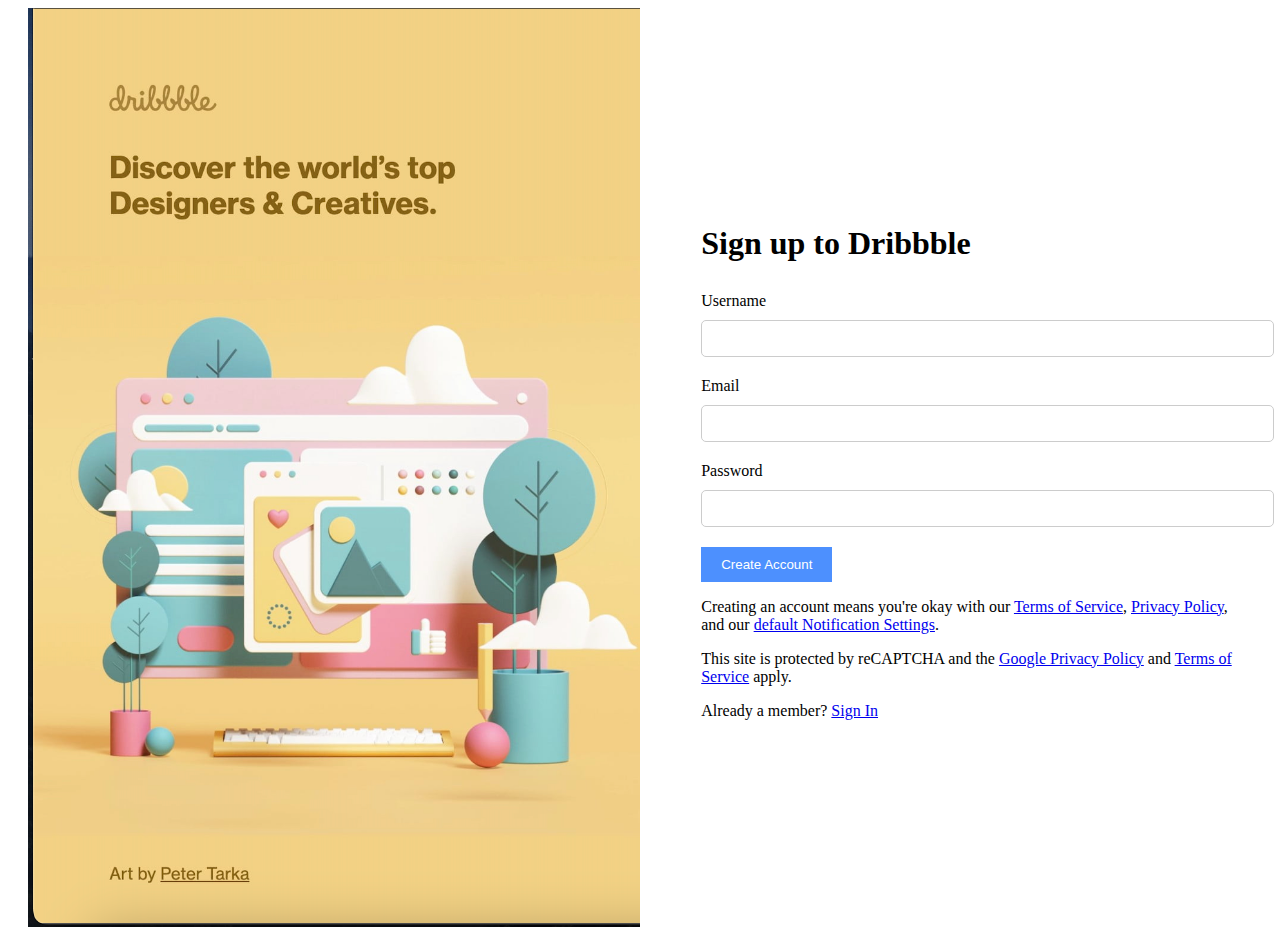
<file: index.html>
<!DOCTYPE html>
<html>
<head>
  <title>Dribbble Sign Up</title>
  <link rel="stylesheet" type="text/css" href="style.css">
</head>
<body>
  <div class="container">
    <div class="image">
      <img src="img.png" alt="Dribbble">
    </div>
    <div class="form">
      <h1>Sign up to Dribbble</h1>
      <form>
        <label for="username">Username</label>
        <input type="text" id="username" name="username">
        <label for="email">Email</label>
        <input type="email" id="email" name="email">
        <label for="password">Password</label>
        <input type="password" id="password" name="password">
        <button id="createAccountButton" type="button">Create Account</button>

      </form>
      <p>
        Creating an account means you're okay with our
        <a href="terms.html">Terms of Service</a>,
        <a href="privacy.html">Privacy Policy</a>, and our
        <a href="notifications.html">default Notification Settings</a>.
      </p>
      <p>
        This site is protected by reCAPTCHA and the
        <a href="https://policies.google.com/privacy">Google Privacy Policy</a> and
        <a href="https://policies.google.com/terms">Terms of Service</a> apply.
      </p>
      <p>
        Already a member? <a href="signin.html">Sign In</a>
      </p>
    </div>
  </div>

  <script src="app.js"></script>
</body>
</html>
</file>
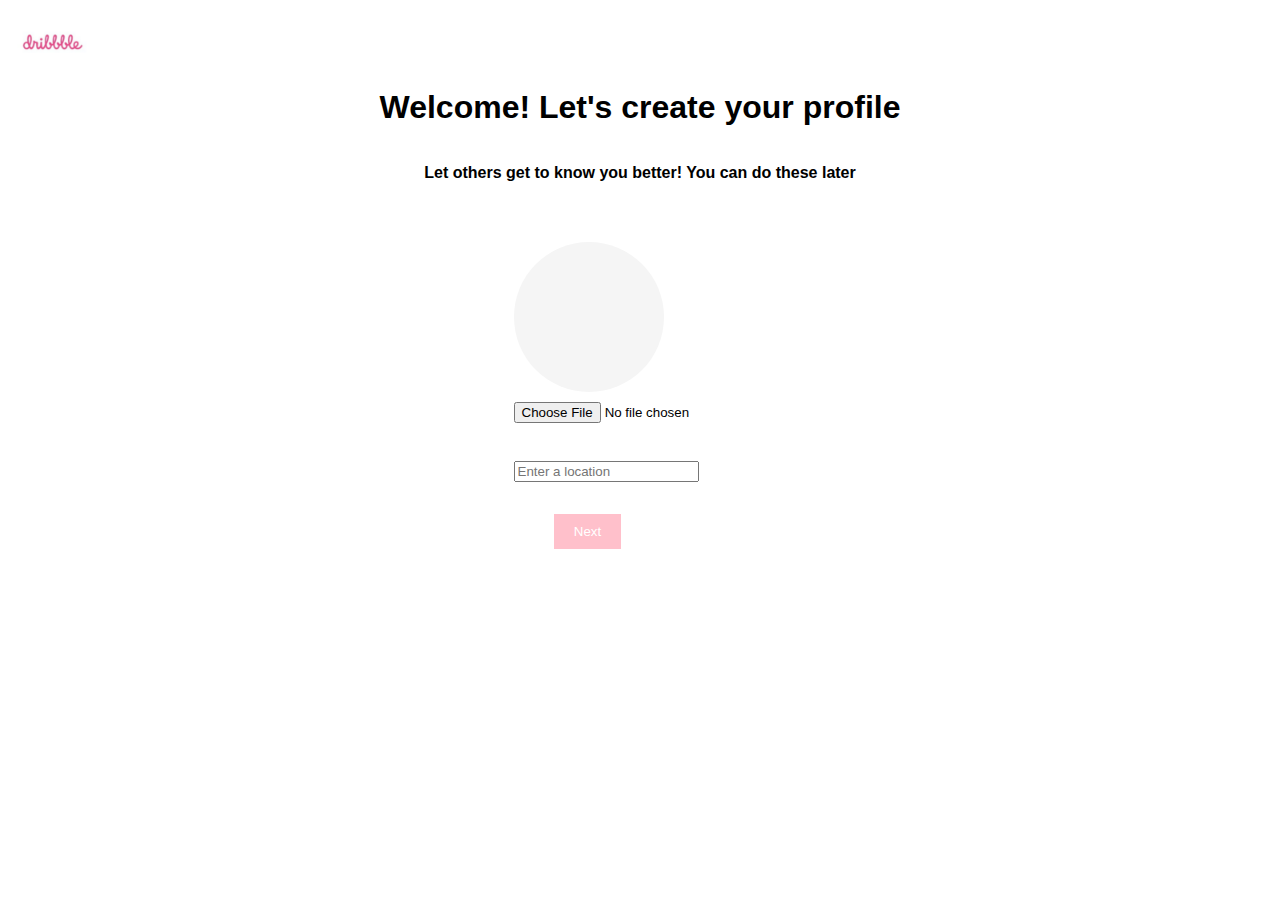
<file: index1.html>
<!DOCTYPE html>
<html lang="en">
<head>
    <meta charset="UTF-8">
    <meta name="viewport" content="width=device-width, initial-scale=1.0">
    <title>Page2</title>
    <link rel="stylesheet" href="https://cdnjs.cloudflare.com/ajax/libs/font-awesome/6.5.2/css/all.min.css" integrity="sha512-SnH5WK+bZxgPHs44uWIX+LLJAJ9/2PkPKZ5QiAj6Ta86w+fsb2TkcmfRyVX3pBnMFcV7oQPJkl9QevSCWr3W6A==" crossorigin="anonymous" referrerpolicy="no-referrer" />
    <link rel ="stylesheet" href="style1.css">
</head>
<body>
  <img src="dribbble.png" alt="Dribbble logo">
   
    <div id="dribbble-welcome">
        <h1>Welcome! Let's create your profile</h1>
        <p>Let others get to know you better! You can do these later</p>
        
        <br>

       
          
          <div class="option1">
            <label for="avatar">
              <i class="fas fa-camera avatar-icon"></i>
            </label>
            <input type="file" >
          <div>
          <br>

          <div class="option2">
            <label for="location">
              <input type="text" id="location" placeholder="Enter a location">
             
            </label>
          </div>

          <div class="option3">
            <button id="Next" type="button">Next</button>
            <i class="fa-sharp fa-solid fa-square-dashed-circle-plus"></i>
            </button>
          </div>
          </div>
        </div>
      </div>
    
        
      
      <script src = "app1.js"></script> 

    
</body>
</html>
</file>
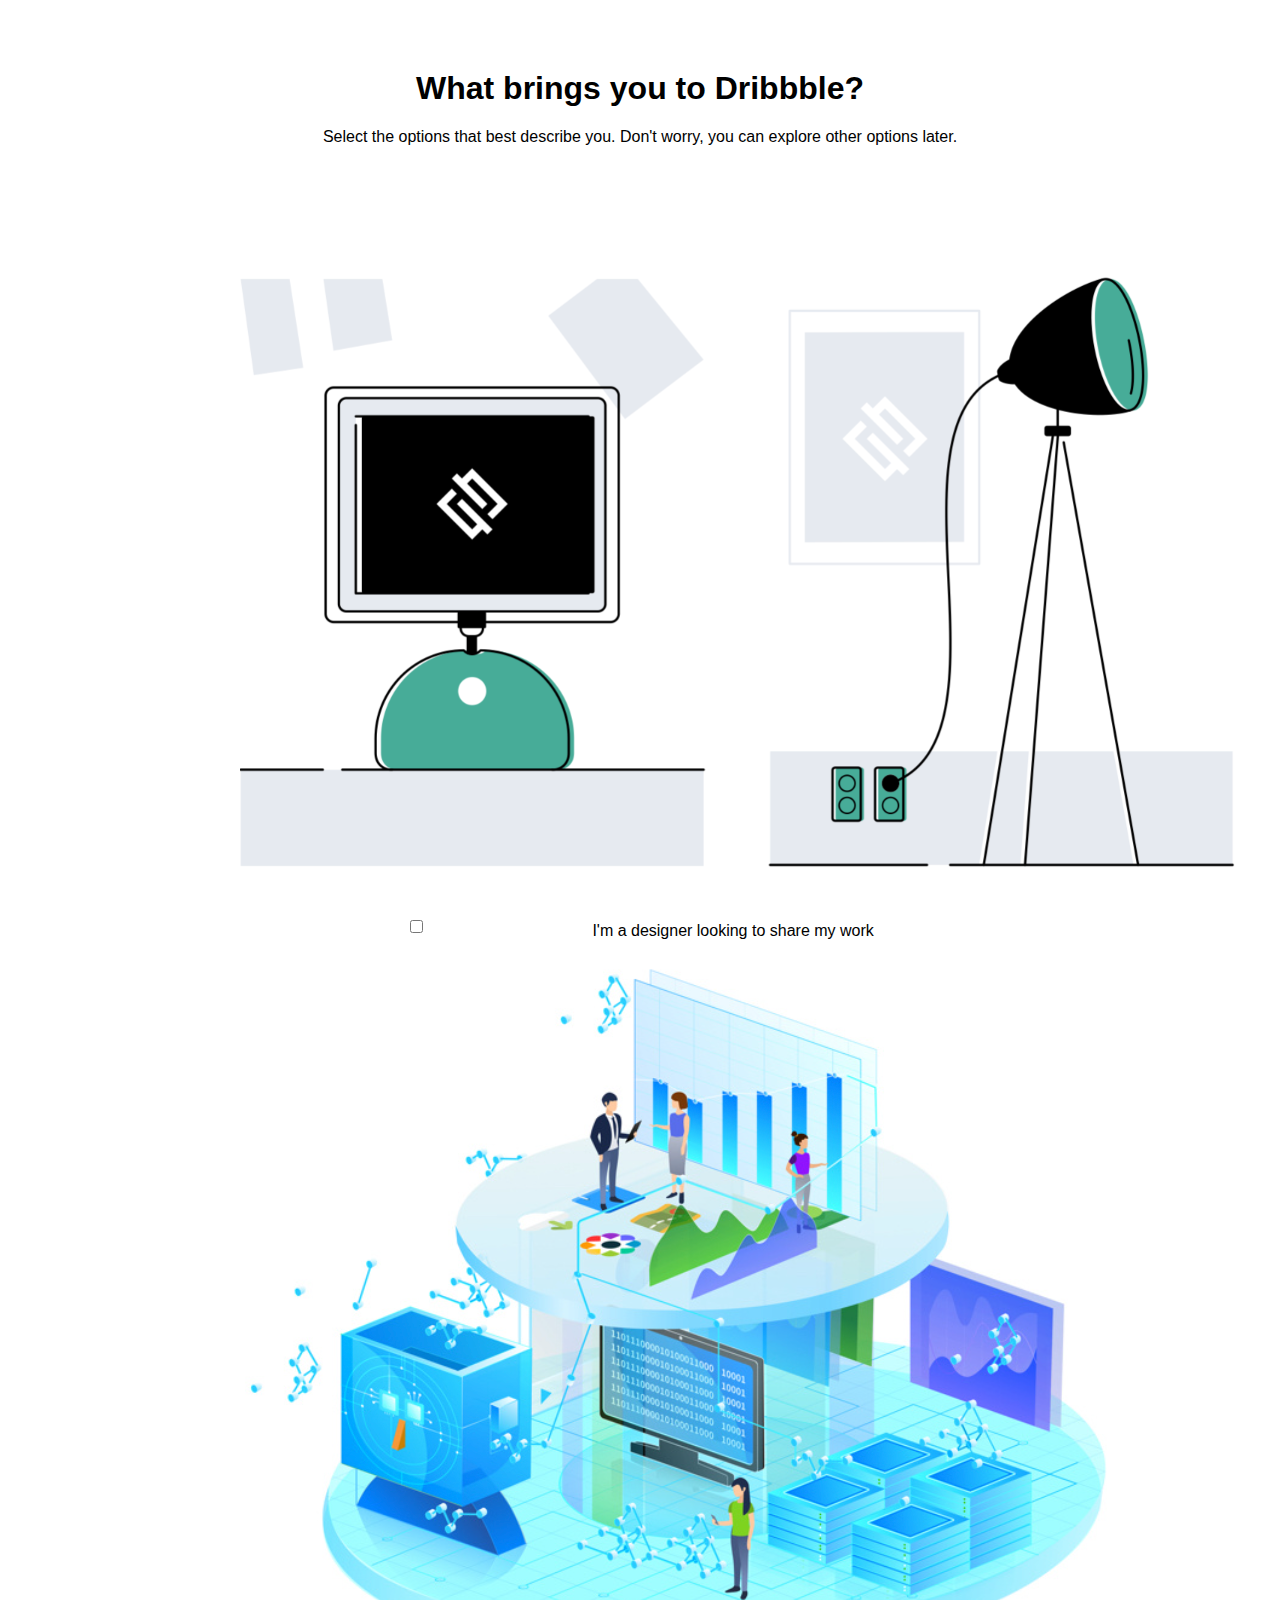
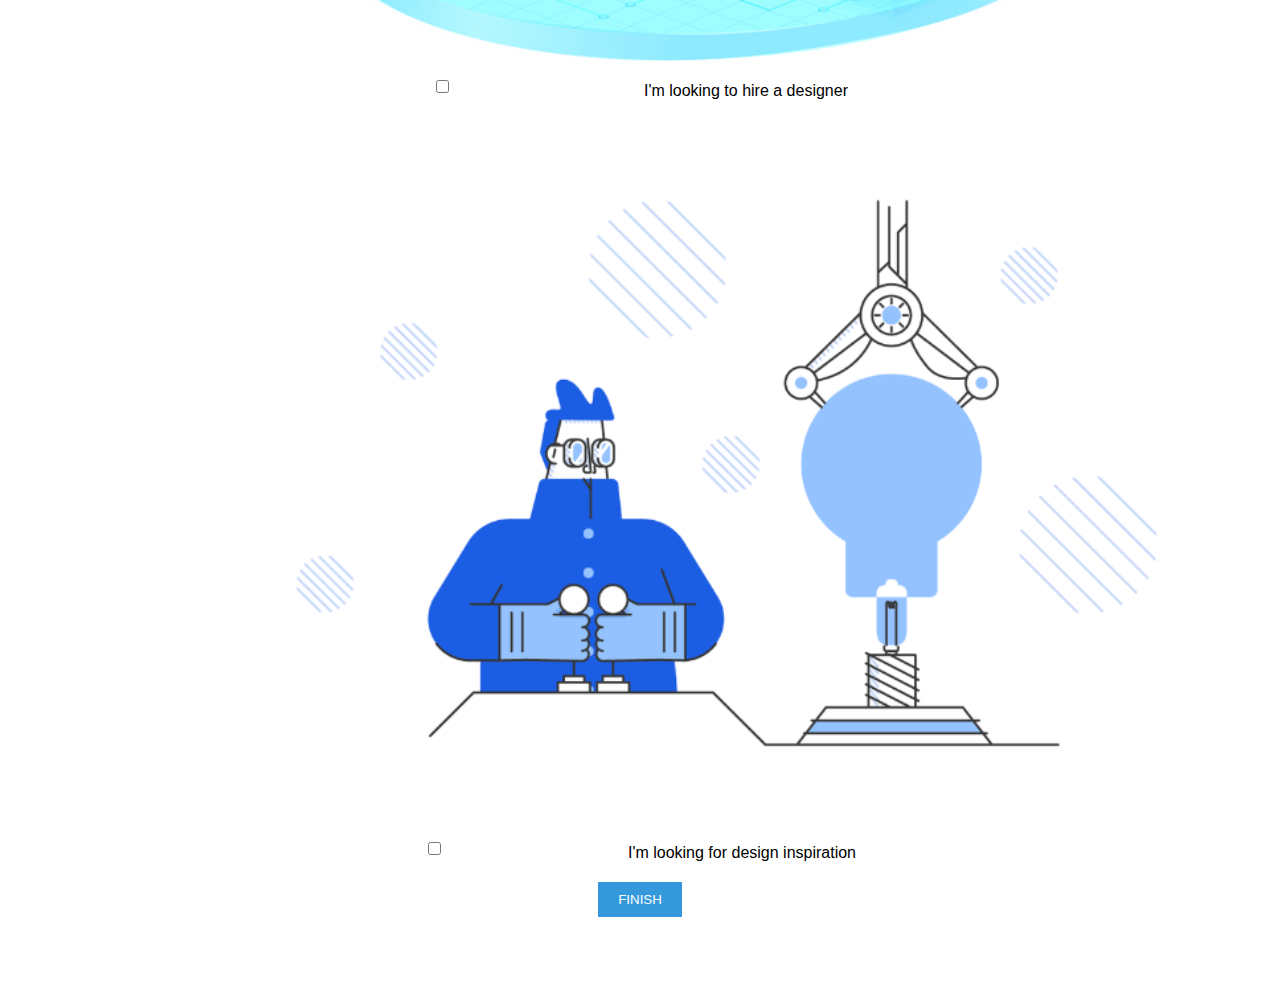
<file: index2.html>
<!DOCTYPE html>
<html>
<head>
	<link rel="stylesheet" type="text/css" href="style2.css">
</head>
<body>
	
	<div class="container">
		<h1>What brings you to Dribbble?</h1>
		<p>Select the options that best describe you. Don't worry, you can explore other options later.</p>
		<form id="dribbble-form">
			<div class="option">
				<img class="dribbble-logo" src="lamp1.png" alt="Dribbble logo">
				
				<input type="checkbox" id="option1" name="options[]" value="I'm a designer looking to share my work">
				<label for="option1">I'm a designer looking to share my work</label>
			</div>
			<div class="option">
				<img class="dribbble-logo" src="hire1.png" alt="Dribbble logo">
				<input type="checkbox" id="option2" name="options[]" value="I'm looking to hire a designer">
				<label for="option2">I'm looking to hire a designer</label>
			</div>
			<div class="option">
				<img class="dribbble-logo" src="eye1.png" alt="Dribbble logo">
				<input type="checkbox" id="option3" name="options[]" value="I'm looking for design inspiration">
				<label for="option3">I'm looking for design inspiration</label>
			</div>
			<button type="submit">Finish</button>
		</form>
	</div>
	<script src="app2.js"></script>
</body>
</html>
</file>
<file: style.css>
.container {
  display: flex;
  flex-wrap: wrap;
  justify-content: space-between;
  align-items: center;
  height: 100vh;
  padding: 0 20px;
}

.image {
  width: 50%;
}

.image img {
  width: 100%;
  height: auto;
}

.form {
  width: 45%;
  margin-left: 2.5%;
}

.form h1 {
  font-size: 2rem;
  margin-bottom: 30px;
}

.form label {
  display: block;
  margin-bottom: 10px;
}

.form input[type="text"],
.form input[type="email"],
.form input[type="password"] {
  width: 100%;
  padding: 10px;
  margin-bottom: 20px;
  border: 1px solid #ccc;
  border-radius: 5px;
}

.form button[type="submit"] {
  width: 100%;
  padding: 10px;
  background-color: #4CAF50;
  color: #fff;
  border: none;
  border-radius: 5px;
  cursor: pointer;
}

.form button[type="submit"]:hover {
  background-color: #3E8E41;
}

@media (max-width: 768px) {
  .container {
    flex-direction: column;
  }

  .image {
    width: 100%;
    margin-bottom: 30px;
  }

  .form {
    width: 100%;
  }
}


#dribbble-welcome {
  font-family: Arial, sans-serif;
  margin: 0 auto;
  width: 300px;
}

#profile-options {
  margin-top: 20px;
}

.option {
  margin-bottom: 10px;
}

label {
  display: block;
  margin-bottom: 5px;
}

input[type="file"] {
  margin-top: 5px;
}

button {
  background-color: #4d90fe;
  border: none;
  color: white;
  padding: 10px 20px;
  cursor: pointer;
}

button:hover {
  background-color: #357dea;
}
</file>
<file: style1.css>
#dribbble-welcome {
  margin-top:150px;
  font-family: Arial, sans-serif;
  margin: auto;
  display: flex;
  flex-direction: column;
  align-items: center;
  height: 109px;
  text-align:center;
  max-width: 600px;
  font-weight:700;
}

img {
  width: 100px;
  height: auto;
  margin-top: 20px;
}
.option1 {
  display: flex;
  flex-direction: column;
  align-items: start;
  margin-top:10px;
  margin-bottom: 10px;
}
.option2 {
  display: flex;
  flex-direction: column;
  align-items: right;
  margin-top:20px;
  margin-bottom: 17px;
}

.option3 {
  font-size:1rem;
  flex-direction: column;
  align-items: right;
  margin-bottom: 100%;
  width:80%;
  justify-content: flex-start;
}

label {
  display: flex;
  align-items: center;
  margin-bottom: 5px;
}

input[type="file"] {
  margin-top: 5px;
}

button {
  background-color: pink;
  border: none;
  color: white;
  padding: 10px 20px;
  cursor: pointer;
  margin-top: 10px;
  
}

button:hover {
  background-color: lightpink;
}

.avatar-icon {
  display: dotted;
  width: 150px;
  height: 150px;
  line-height: 50px;
  text-align: center;
  background-color: whitesmoke;
  color: #333;
  font-size: 24px;
  border-radius: 50%;
  margin-top:1rem;
  margin-right: 10px;
  transition: background-color 0.2s ease-in-out;
  display:center;
  
}

.avatar-icon:hover {
  background-color: rgb(241, 233, 234);
  
}



.location-icon:hover {
  background-color: pink;
  justify-content: space-evenly;
  display: flex;
  
  
}

.next-icon {
  display:inline-block;
  width: 24px;
  height: 124px;
  margin-right: 10px;
  transition: background-color 0.2s ease-in-out;
  display:flex;
}

.next-icon:hover {
  background-color: rgb(237, 212, 216);
}

#i{
  width:50px;
}
</file>
<file: style2.css>
body {
	font-family: Arial, sans-serif;
	margin: 0;
	padding: 0;
}

.container {
	max-width: 800px;
	margin: 50px auto;
	padding: 20px;
	text-align: center;
	
}

h1 {
	margin-top: 0;
}

.option {
	margin-bottom: 20px;
	flex-wrap:wrap;
	justify-content:space-evenly;
	align-items:center;
	display:flex;
	
	
}

label {
	display: block;
	margin-top: 10px;
}

button {
	background-color: #3498db;
	border: none;
	color: white;
	padding: 10px 20px;
	text-transform: uppercase;
	cursor: pointer;
}

button:hover {
	background-color: #2980b9;
}
</file>
